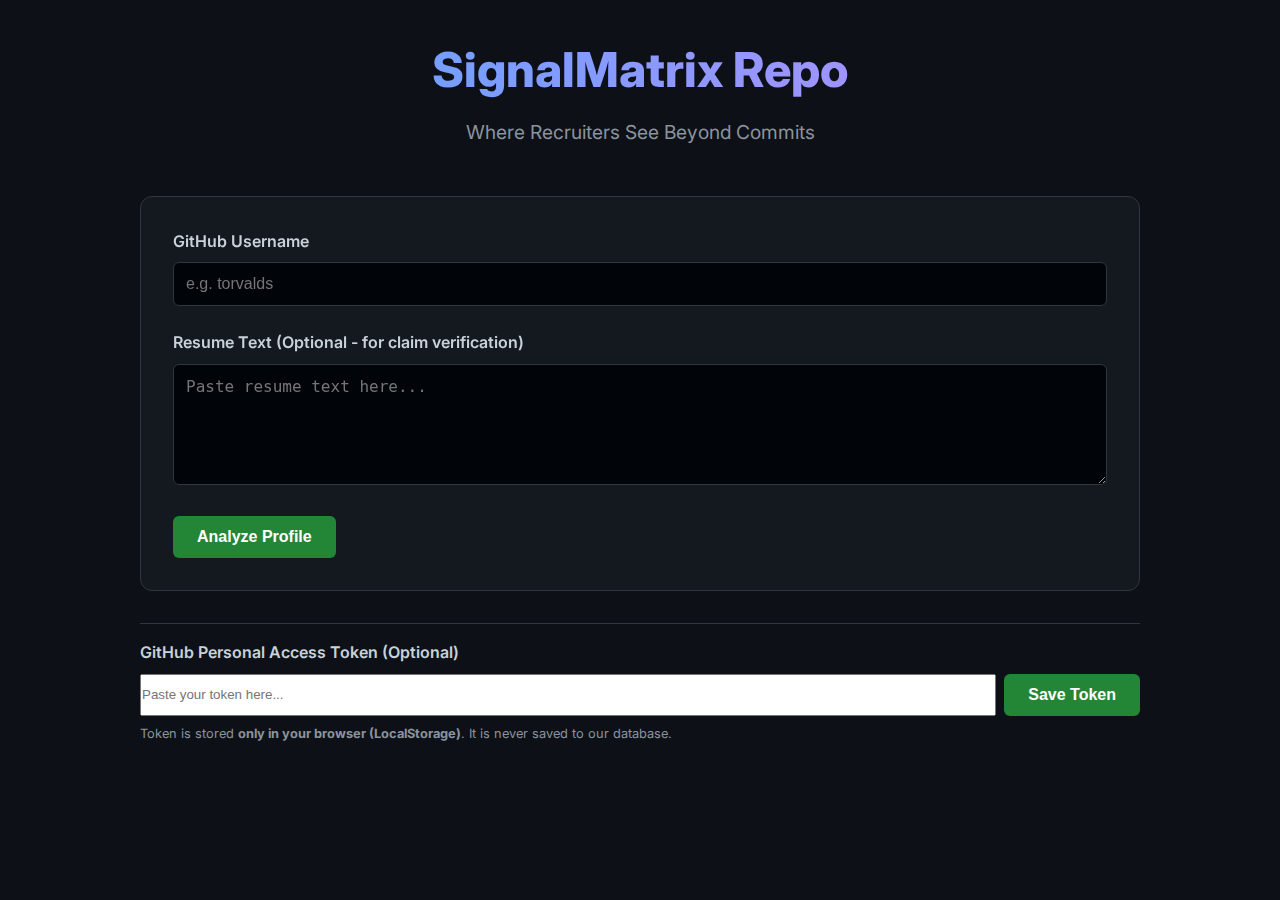
<file: index.html>
<!DOCTYPE html>
<html lang="en">

<head>
    <meta charset="UTF-8">
    <meta name="viewport" content="width=device-width, initial-scale=1.0">
    <title>SignalMatrix Repo | GitHub Portfolio Analyzer</title>
    <link rel="stylesheet" href="/static/style.css">
    <link rel="preconnect" href="https://fonts.googleapis.com">
    <link rel="preconnect" href="https://fonts.gstatic.com" crossorigin>
    <link href="https://fonts.googleapis.com/css2?family=Inter:wght@400;600;800&display=swap" rel="stylesheet">
</head>

<body>
    <div class="container">
        <header>
            <h1>SignalMatrix Repo</h1>
            <p>Where Recruiters See Beyond Commits</p>
        </header>

        <section class="input-section" id="inputSection">
            <div class="form-group">
                <label for="username">GitHub Username</label>
                <input type="text" id="username" placeholder="e.g. torvalds" autocomplete="off">
            </div>
            <div class="form-group">
                <label for="resume">Resume Text (Optional - for claim verification)</label>
                <textarea id="resume" rows="5" placeholder="Paste resume text here..."></textarea>
            </div>
            <button id="analyzeBtn">Analyze Profile</button>
        </section>

        <div class="loading" id="loading">
            <div class="spinner"></div>
            <p>Analyzing signals, rule-based scoring, and AI reasoning in progress...</p>
        </div>

        <section class="report-section" id="reportSection">
            <div class="report-card">
                <div style="display: flex; align-items: center; justify-content: space-between; margin-bottom: 2rem;">
                    <div>
                        <span id="scoreBadge" class="scoreBadge"></span>
                        <h2 id="decisionLabel" style="display: inline; border: none;"></h2>
                    </div>
                    <div style="text-align: right;">
                        <p style="color: var(--text-secondary);">Hiring Risk Index</p>
                        <h3 id="riskLabel"></h3>
                    </div>
                </div>

                <div class="grid">
                    <div>
                        <h2>Executive Summary</h2>
                        <p id="execSummary"></p>
                    </div>
                    <div>
                        <h2>Recruiter Reasoning</h2>
                        <p id="recruiterReasoning" style="font-style: italic;"></p>
                    </div>
                </div>
            </div>

            <div class="grid">
                <div class="report-card">
                    <h2>Signal Breakdown</h2>
                    <ul id="breakdownList"></ul>
                </div>
                <div class="report-card">
                    <h2>Strong Signals</h2>
                    <ul id="strongSignals"></ul>
                </div>
            </div>

            <div class="report-card red-flags">
                <h2>Red Flags</h2>
                <div id="redFlagsContent"></div>
            </div>

            <div class="grid">
                <div class="report-card">
                    <h2>Performance Benchmarks</h2>
                    <p><strong>Complexity:</strong> <span id="complexityClass"></span></p>
                    <p><strong>Maturity Trend:</strong> <span id="maturityTrend"></span></p>
                    <p><strong>Collaboration Score:</strong> <span id="collabScore"></span></p>
                    <p><strong>Benchmark Position:</strong> <span id="benchmarkPos"></span></p>
                </div>
                <div class="report-card">
                    <h2>Resume Verification</h2>
                    <p id="resumeVerification"></p>
                </div>
            </div>

            <div class="report-card">
                <h2>30-Day Improvement Roadmap</h2>
                <div id="roadmapContent" class="grid"
                    style="grid-template-columns: repeat(auto-fit, minmax(200px, 1fr));"></div>
            </div>

            <div style="text-align: center; margin-top: 2rem;">
                <button onclick="window.location.reload()" style="background: var(--border-color);">New
                    Analysis</button>
            </div>
        </section>
        <section class="settings-section" id="settingsSection"
            style="margin-top: 2rem; border-top: 1px solid var(--border-color); padding-top: 1rem;">
            <div class="form-group">
                <label for="githubToken">GitHub Personal Access Token (Optional)</label>
                <div style="display: flex; gap: 0.5rem;">
                    <input type="password" id="githubToken" placeholder="Paste your token here..." autocomplete="off"
                        spellcheck="false" style="flex-grow: 1;">
                    <button id="saveTokenBtn" style="white-space: nowrap;">Save Token</button>
                    <button id="clearTokenBtn"
                        style="background: var(--danger-color); white-space: nowrap; display: none;">Clear</button>
                </div>
                <p style="font-size: 0.8rem; color: var(--text-secondary); margin-top: 0.5rem;">
                    Token is stored <strong>only in your browser (LocalStorage)</strong>. It is never saved to our
                    database.
                </p>
                <p id="tokenStatus" style="font-size: 0.8rem; color: var(--success-color); height: 1.2em;"></p>
            </div>
        </section>
    </div>

    <script>
        const TOKEN_KEY = 'gh_token_local';
        const MASKED_TOKEN = '********';

        document.addEventListener('DOMContentLoaded', () => {
            loadTokenState();
        });

        const tokenInput = document.getElementById('githubToken');
        const saveBtn = document.getElementById('saveTokenBtn');
        const clearBtn = document.getElementById('clearTokenBtn');
        const statusMsg = document.getElementById('tokenStatus');

        // Security: Prevent copy
        tokenInput.addEventListener('copy', (e) => {
            e.preventDefault();
            alert('Copying the token is disabled for security.');
        });

        // Security: Prevent context menu
        tokenInput.addEventListener('contextmenu', (e) => e.preventDefault());

        saveBtn.addEventListener('click', () => {
            const token = tokenInput.value.trim();
            if (!token) return;

            // Simple validation to check if it looks like a token
            if (!token.startsWith('gh') && token.length < 20) {
                if (!confirm("This doesn't look like a standard GitHub token. Save anyway?")) return;
            }

            localStorage.setItem(TOKEN_KEY, token);
            tokenInput.value = ''; // Clear strict value
            loadTokenState();
            showStatus('Token saved securely to browser LocalStorage!', 'success');
        });

        clearBtn.addEventListener('click', () => {
            if (confirm('Are you sure you want to remove the token from this browser?')) {
                localStorage.removeItem(TOKEN_KEY);
                loadTokenState();
                showStatus('Token removed from browser.', 'warning');
            }
        });

        function loadTokenState() {
            const storedToken = localStorage.getItem(TOKEN_KEY);
            if (storedToken) {
                // Show masked version
                const last4 = storedToken.slice(-4);
                tokenInput.placeholder = `Saved: ${MASKED_TOKEN}${last4}`;
                saveBtn.innerText = 'Update Token';
                clearBtn.style.display = 'block';
            } else {
                tokenInput.placeholder = 'Paste your token here...';
                saveBtn.innerText = 'Save Token';
                clearBtn.style.display = 'none';
            }
        }

        function showStatus(msg, type) {
            statusMsg.innerText = msg;
            statusMsg.style.color = type === 'success' ? 'var(--success-color)' : 'var(--warning-color)';
            setTimeout(() => { statusMsg.innerText = ''; }, 3000);
        }

        document.getElementById('analyzeBtn').addEventListener('click', async () => {
            const username = document.getElementById('username').value.trim();
            const resume_text = document.getElementById('resume').value.trim();

            if (!username) {
                alert('Please enter a GitHub username.');
                return;
            }

            // UI State Change
            document.getElementById('inputSection').style.display = 'none';
            document.getElementById('settingsSection').style.display = 'none'; // Hide settings during analysis
            document.getElementById('loading').style.display = 'block';

            try {
                const headers = { 'Content-Type': 'application/json' };

                // Retrieve token from LocalStorage if available
                const storedToken = localStorage.getItem(TOKEN_KEY);
                if (storedToken) {
                    headers['Authorization'] = `Bearer ${storedToken}`;
                }

                const response = await fetch('/api/analyze', {
                    method: 'POST',
                    headers: headers,
                    body: JSON.stringify({ username, resume_text })
                });

                if (!response.ok) {
                    const error = await response.json();
                    throw new Error(error.detail || 'Analysis failed');
                }

                const data = await response.json();
                renderReport(data);
            } catch (error) {
                alert('Error: ' + error.message);
                document.getElementById('inputSection').style.display = 'block';
                document.getElementById('settingsSection').style.display = 'block';
                document.getElementById('loading').style.display = 'none';
            }
        });

        function renderReport(data) {
            document.getElementById('loading').style.display = 'none';
            document.getElementById('reportSection').style.display = 'block';

            // Score & Decision
            const scoreBadge = document.getElementById('scoreBadge');
            scoreBadge.innerText = data.overall_score;
            scoreBadge.className = 'score-badge ' +
                (data.recruiter_decision === 'Strong Shortlist' ? 'strong' :
                    data.recruiter_decision === 'Borderline' ? 'borderline' : 'ready');

            document.getElementById('decisionLabel').innerText = data.recruiter_decision;
            document.getElementById('riskLabel').innerText = data.hiring_risk;
            document.getElementById('riskLabel').style.color =
                data.hiring_risk === 'High' ? 'var(--danger-color)' :
                    data.hiring_risk === 'Medium' ? 'var(--warning-color)' : 'var(--success-color)';

            // Summaries
            document.getElementById('execSummary').innerText = data.executive_summary;
            document.getElementById('recruiterReasoning').innerText = data.recruiter_reasoning;
            document.getElementById('resumeVerification').innerText = data.resume_verification;

            // Breakdown
            const breakdownList = document.getElementById('breakdownList');
            for (const [key, value] of Object.entries(data.signal_breakdown)) {
                const li = document.createElement('li');
                li.innerHTML = `<strong>${key.charAt(0).toUpperCase() + key.slice(1)}:</strong> ${value}/10`;
                breakdownList.appendChild(li);
            }

            // Signals
            const strongSignals = document.getElementById('strongSignals');
            data.strong_signals.forEach(s => {
                const li = document.createElement('li');
                li.innerText = s;
                strongSignals.appendChild(li);
            });

            // Red Flags
            const redFlagsDiv = document.getElementById('redFlagsContent');
            ['critical', 'moderate', 'minor'].forEach(severity => {
                if (data.red_flags[severity] && data.red_flags[severity].length > 0) {
                    const h4 = document.createElement('h4');
                    h4.innerText = severity.toUpperCase();
                    h4.style.color = severity === 'critical' ? 'var(--danger-color)' : 'var(--warning-color)';
                    redFlagsDiv.appendChild(h4);
                    const ul = document.createElement('ul');
                    data.red_flags[severity].forEach(f => {
                        const li = document.createElement('li');
                        li.innerText = f;
                        ul.appendChild(li);
                    });
                    redFlagsDiv.appendChild(ul);
                }
            });

            // Benchmarks
            document.getElementById('complexityClass').innerText = data.complexity_classification;
            document.getElementById('maturityTrend').innerText = data.maturity_trend;
            document.getElementById('collabScore').innerText = data.collaboration_score + '/10';
            document.getElementById('benchmarkPos').innerText = data.benchmark_position;

            // Roadmap
            const roadmapDiv = document.getElementById('roadmapContent');
            if (data.improvement_roadmap) {
                for (const [week, plan] of Object.entries(data.improvement_roadmap)) {
                    const div = document.createElement('div');
                    div.style.padding = '1rem';
                    div.style.border = '1px solid var(--border-color)';
                    div.style.borderRadius = '8px';
                    div.innerHTML = `<h3>${week.toUpperCase()}</h3><p>${plan}</p>`;
                    roadmapDiv.appendChild(div);
                }
            }
        }
    </script>
</body>

</html>
</file>
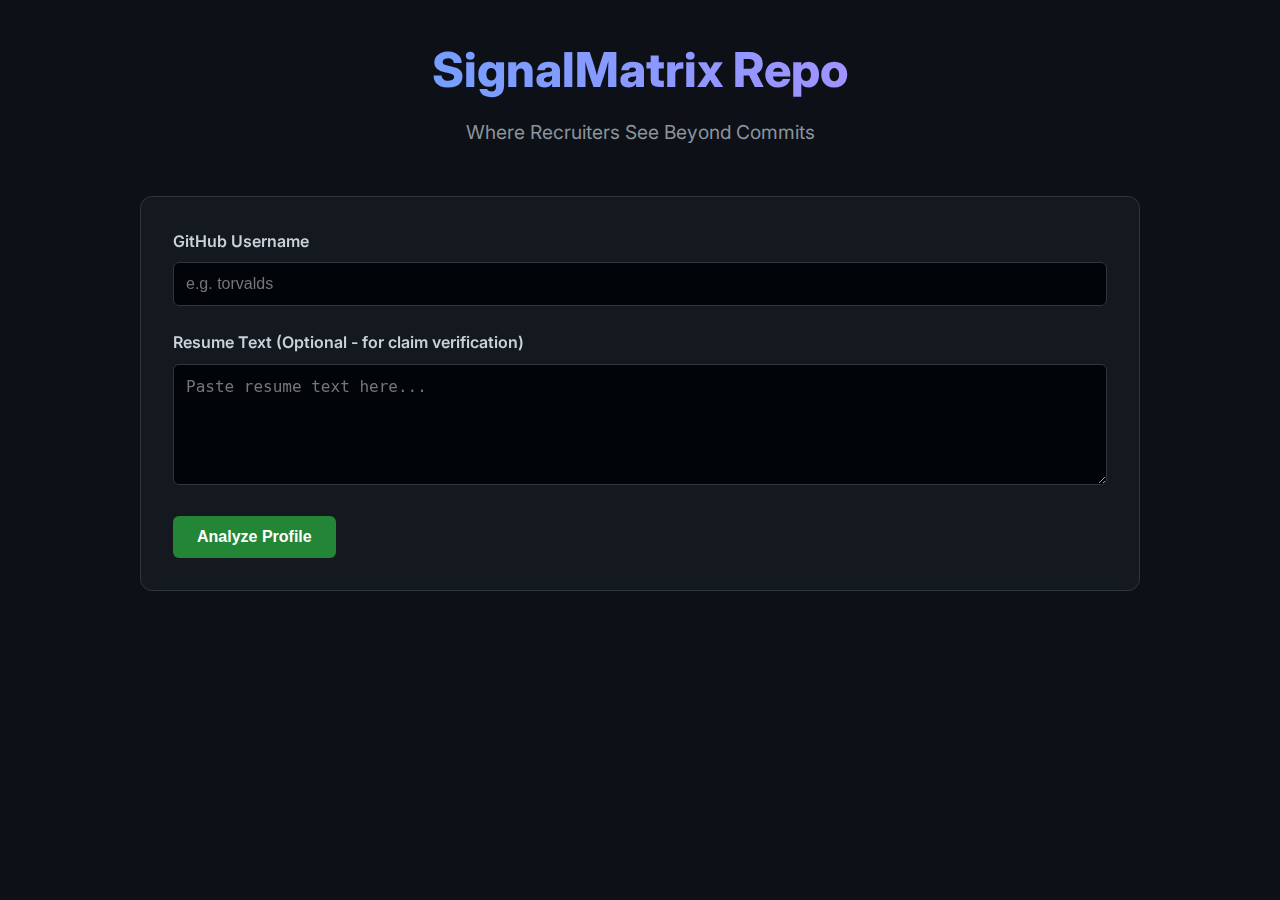
<file: app/static/index.html>
<!DOCTYPE html>
<html lang="en">
<head>
    <meta charset="UTF-8">
    <meta name="viewport" content="width=device-width, initial-scale=1.0">
    <title>SignalMatrix Repo | GitHub Portfolio Analyzer</title>
    <link rel="stylesheet" href="/static/style.css">
    <link rel="preconnect" href="https://fonts.googleapis.com">
    <link rel="preconnect" href="https://fonts.gstatic.com" crossorigin>
    <link href="https://fonts.googleapis.com/css2?family=Inter:wght@400;600;800&display=swap" rel="stylesheet">
</head>
<body>
    <div class="container">
        <header>
            <h1>SignalMatrix Repo</h1>
            <p>Where Recruiters See Beyond Commits</p>
        </header>

        <section class="input-section" id="inputSection">
            <div class="form-group">
                <label for="username">GitHub Username</label>
                <input type="text" id="username" placeholder="e.g. torvalds" autocomplete="off">
            </div>
            <div class="form-group">
                <label for="resume">Resume Text (Optional - for claim verification)</label>
                <textarea id="resume" rows="5" placeholder="Paste resume text here..."></textarea>
            </div>
            <button id="analyzeBtn">Analyze Profile</button>
        </section>

        <div class="loading" id="loading">
            <div class="spinner"></div>
            <p>Analyzing signals, rule-based scoring, and AI reasoning in progress...</p>
        </div>

        <section class="report-section" id="reportSection">
            <div class="report-card">
                <div style="display: flex; align-items: center; justify-content: space-between; margin-bottom: 2rem;">
                    <div>
                        <span id="scoreBadge" class="scoreBadge"></span>
                        <h2 id="decisionLabel" style="display: inline; border: none;"></h2>
                    </div>
                    <div style="text-align: right;">
                        <p style="color: var(--text-secondary);">Hiring Risk Index</p>
                        <h3 id="riskLabel"></h3>
                    </div>
                </div>

                <div class="grid">
                    <div>
                        <h2>Executive Summary</h2>
                        <p id="execSummary"></p>
                    </div>
                    <div>
                        <h2>Recruiter Reasoning</h2>
                        <p id="recruiterReasoning" style="font-style: italic;"></p>
                    </div>
                </div>
            </div>

            <div class="grid">
                <div class="report-card">
                    <h2>Signal Breakdown</h2>
                    <ul id="breakdownList"></ul>
                </div>
                <div class="report-card">
                    <h2>Strong Signals</h2>
                    <ul id="strongSignals"></ul>
                </div>
            </div>

            <div class="report-card red-flags">
                <h2>Red Flags</h2>
                <div id="redFlagsContent"></div>
            </div>

            <div class="grid">
                <div class="report-card">
                    <h2>Performance Benchmarks</h2>
                    <p><strong>Complexity:</strong> <span id="complexityClass"></span></p>
                    <p><strong>Maturity Trend:</strong> <span id="maturityTrend"></span></p>
                    <p><strong>Collaboration Score:</strong> <span id="collabScore"></span></p>
                    <p><strong>Benchmark Position:</strong> <span id="benchmarkPos"></span></p>
                </div>
                <div class="report-card">
                    <h2>Resume Verification</h2>
                    <p id="resumeVerification"></p>
                </div>
            </div>

            <div class="report-card">
                <h2>30-Day Improvement Roadmap</h2>
                <div id="roadmapContent" class="grid" style="grid-template-columns: repeat(auto-fit, minmax(200px, 1fr));"></div>
            </div>

            <div style="text-align: center; margin-top: 2rem;">
                <button onclick="window.location.reload()" style="background: var(--border-color);">New Analysis</button>
            </div>
        </section>
    </div>

    <script>
        document.getElementById('analyzeBtn').addEventListener('click', async () => {
            const username = document.getElementById('username').value.trim();
            const resume_text = document.getElementById('resume').value.trim();

            if (!username) {
                alert('Please enter a GitHub username.');
                return;
            }

            // UI State Change
            document.getElementById('inputSection').style.display = 'none';
            document.getElementById('loading').style.display = 'block';

            try {
                const response = await fetch('/api/analyze', {
                    method: 'POST',
                    headers: { 'Content-Type': 'application/json' },
                    body: JSON.stringify({ username, resume_text })
                });

                if (!response.ok) {
                    const error = await response.json();
                    throw new Error(error.detail || 'Analysis failed');
                }

                const data = await response.json();
                renderReport(data);
            } catch (error) {
                alert('Error: ' + error.message);
                document.getElementById('inputSection').style.display = 'block';
                document.getElementById('loading').style.display = 'none';
            }
        });

        function renderReport(data) {
            document.getElementById('loading').style.display = 'none';
            document.getElementById('reportSection').style.display = 'block';

            // Score & Decision
            const scoreBadge = document.getElementById('scoreBadge');
            scoreBadge.innerText = data.overall_score;
            scoreBadge.className = 'score-badge ' + 
                (data.recruiter_decision === 'Strong Shortlist' ? 'strong' : 
                 data.recruiter_decision === 'Borderline' ? 'borderline' : 'ready');
            
            document.getElementById('decisionLabel').innerText = data.recruiter_decision;
            document.getElementById('riskLabel').innerText = data.hiring_risk;
            document.getElementById('riskLabel').style.color = 
                data.hiring_risk === 'High' ? 'var(--danger-color)' : 
                data.hiring_risk === 'Medium' ? 'var(--warning-color)' : 'var(--success-color)';

            // Summaries
            document.getElementById('execSummary').innerText = data.executive_summary;
            document.getElementById('recruiterReasoning').innerText = data.recruiter_reasoning;
            document.getElementById('resumeVerification').innerText = data.resume_verification;

            // Breakdown
            const breakdownList = document.getElementById('breakdownList');
            for (const [key, value] of Object.entries(data.signal_breakdown)) {
                const li = document.createElement('li');
                li.innerHTML = `<strong>${key.charAt(0).toUpperCase() + key.slice(1)}:</strong> ${value}/10`;
                breakdownList.appendChild(li);
            }

            // Signals
            const strongSignals = document.getElementById('strongSignals');
            data.strong_signals.forEach(s => {
                const li = document.createElement('li');
                li.innerText = s;
                strongSignals.appendChild(li);
            });

            // Red Flags
            const redFlagsDiv = document.getElementById('redFlagsContent');
            ['critical', 'moderate', 'minor'].forEach(severity => {
                if (data.red_flags[severity] && data.red_flags[severity].length > 0) {
                    const h4 = document.createElement('h4');
                    h4.innerText = severity.toUpperCase();
                    h4.style.color = severity === 'critical' ? 'var(--danger-color)' : 'var(--warning-color)';
                    redFlagsDiv.appendChild(h4);
                    const ul = document.createElement('ul');
                    data.red_flags[severity].forEach(f => {
                        const li = document.createElement('li');
                        li.innerText = f;
                        ul.appendChild(li);
                    });
                    redFlagsDiv.appendChild(ul);
                }
            });

            // Benchmarks
            document.getElementById('complexityClass').innerText = data.complexity_classification;
            document.getElementById('maturityTrend').innerText = data.maturity_trend;
            document.getElementById('collabScore').innerText = data.collaboration_score + '/10';
            document.getElementById('benchmarkPos').innerText = data.benchmark_position;

            // Roadmap
            const roadmapDiv = document.getElementById('roadmapContent');
            if (data.improvement_roadmap) {
                for (const [week, plan] of Object.entries(data.improvement_roadmap)) {
                    const div = document.createElement('div');
                    div.style.padding = '1rem';
                    div.style.border = '1px solid var(--border-color)';
                    div.style.borderRadius = '8px';
                    div.innerHTML = `<h3>${week.toUpperCase()}</h3><p>${plan}</p>`;
                    roadmapDiv.appendChild(div);
                }
            }
        }
    </script>
</body>
</html>
</file>
<file: static/style.css>
:root {
    --bg-color: #0d1117;
    --card-bg: rgba(22, 27, 34, 0.8);
    --border-color: #30363d;
    --text-primary: #c9d1d9;
    --text-secondary: #8b949e;
    --accent-color: #58a6ff;
    --success-color: #238636;
    --warning-color: #d29922;
    --danger-color: #da3633;
    --glass-bg: rgba(255, 255, 255, 0.05);
    --glass-border: rgba(255, 255, 255, 0.1);
}

* {
    box-sizing: border-box;
    margin: 0;
    padding: 0;
}

body {
    background-color: var(--bg-color);
    color: var(--text-primary);
    font-family: 'Inter', -apple-system, BlinkMacSystemFont, "Segoe UI", Roboto, Helvetica, Arial, sans-serif;
    line-height: 1.6;
    padding: 2rem;
}

.container {
    max-width: 1000px;
    margin: 0 auto;
}

header {
    text-align: center;
    margin-bottom: 3rem;
}

header h1 {
    font-size: 3rem;
    font-weight: 800;
    background: linear-gradient(90deg, #58a6ff, #bc8cff);
    -webkit-background-clip: text;
    -webkit-text-fill-color: transparent;
    margin-bottom: 0.5rem;
}

header p {
    color: var(--text-secondary);
    font-size: 1.2rem;
}

.input-section {
    background: var(--card-bg);
    border: 1px solid var(--border-color);
    border-radius: 12px;
    padding: 2rem;
    margin-bottom: 2rem;
    backdrop-filter: blur(10px);
}

.form-group {
    margin-bottom: 1.5rem;
}

label {
    display: block;
    margin-bottom: 0.5rem;
    font-weight: 600;
}

input[type="text"], textarea {
    width: 100%;
    background: #010409;
    border: 1px solid var(--border-color);
    border-radius: 6px;
    color: var(--text-primary);
    padding: 0.75rem;
    font-size: 1rem;
    transition: border-color 0.2s;
}

input[type="text"]:focus, textarea:focus {
    outline: none;
    border-color: var(--accent-color);
}

button {
    background: var(--success-color);
    color: white;
    border: none;
    border-radius: 6px;
    padding: 0.75rem 1.5rem;
    font-size: 1rem;
    font-weight: 600;
    cursor: pointer;
    transition: opacity 0.2s;
}

button:hover {
    opacity: 0.9;
}

button:disabled {
    background: var(--text-secondary);
    cursor: not-allowed;
}

.report-section {
    display: none;
}

.report-card {
    background: var(--card-bg);
    border: 1px solid var(--border-color);
    border-radius: 12px;
    padding: 2rem;
    margin-bottom: 2rem;
    animation: fadeIn 0.5s ease-out;
}

@keyframes fadeIn {
    from { opacity: 0; transform: translateY(20px); }
    to { opacity: 1; transform: translateY(0); }
}

.score-badge {
    display: inline-block;
    padding: 0.5rem 1rem;
    border-radius: 20px;
    font-weight: 800;
    font-size: 1.5rem;
    margin-right: 1rem;
}

.score-badge.strong { background: rgba(35, 134, 54, 0.2); color: #3fb950; }
.score-badge.borderline { background: rgba(187, 128, 9, 0.2); color: #d29922; }
.score-badge.ready { background: rgba(248, 81, 73, 0.2); color: #f85149; }

.grid {
    display: grid;
    grid-template-columns: repeat(auto-fit, minmax(300px, 1fr));
    gap: 1.5rem;
}

h2 {
    margin-bottom: 1rem;
    color: var(--accent-color);
    border-bottom: 1px solid var(--border-color);
    padding-bottom: 0.5rem;
}

ul {
    list-style: none;
}

li {
    margin-bottom: 0.5rem;
    padding-left: 1.5rem;
    position: relative;
}

li::before {
    content: "•";
    position: absolute;
    left: 0;
    color: var(--accent-color);
}

.red-flags li::before {
    color: var(--danger-color);
}

.loading {
    text-align: center;
    padding: 2rem;
    display: none;
}

.spinner {
    width: 40px;
    height: 40px;
    border: 4px solid var(--glass-border);
    border-top: 4px solid var(--accent-color);
    border-radius: 50%;
    animation: spin 1s linear infinite;
    margin: 0 auto 1rem;
}

@keyframes spin {
    0% { transform: rotate(0deg); }
    100% { transform: rotate(360deg); }
}
</file>
